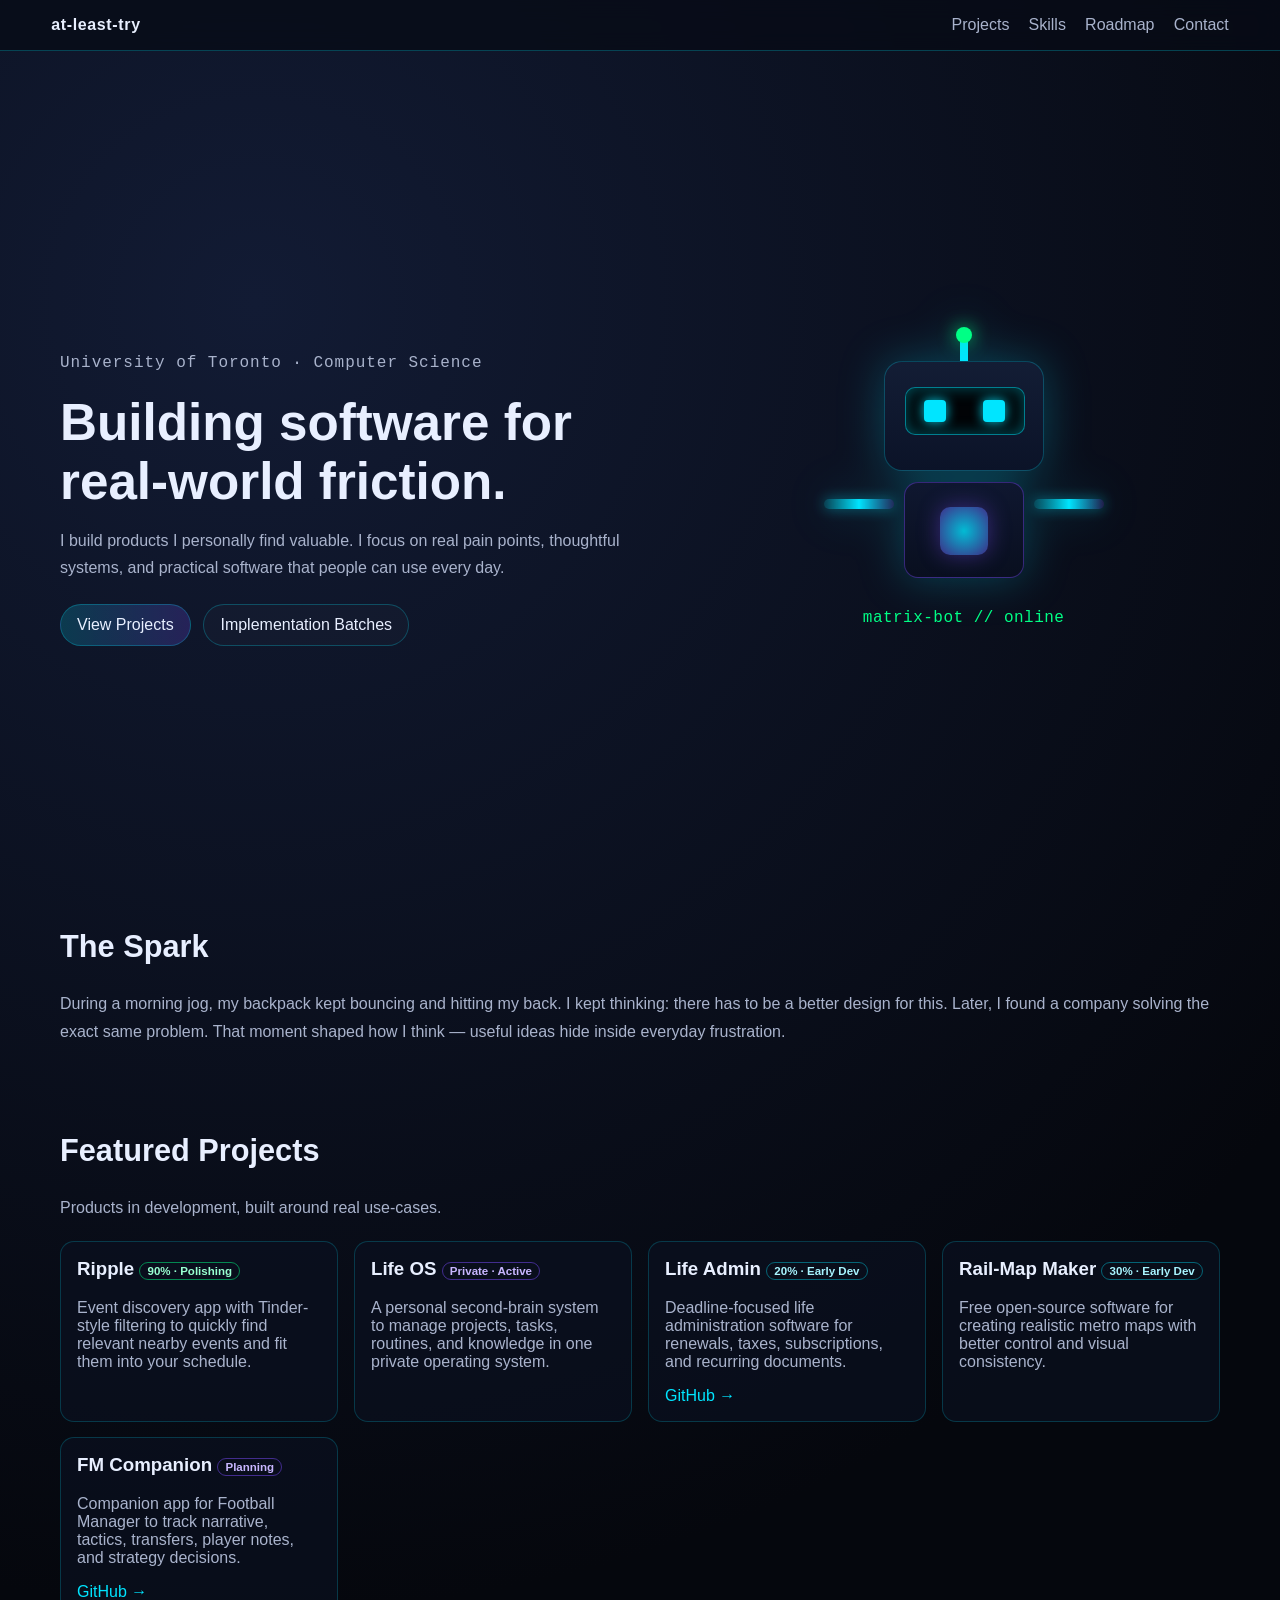
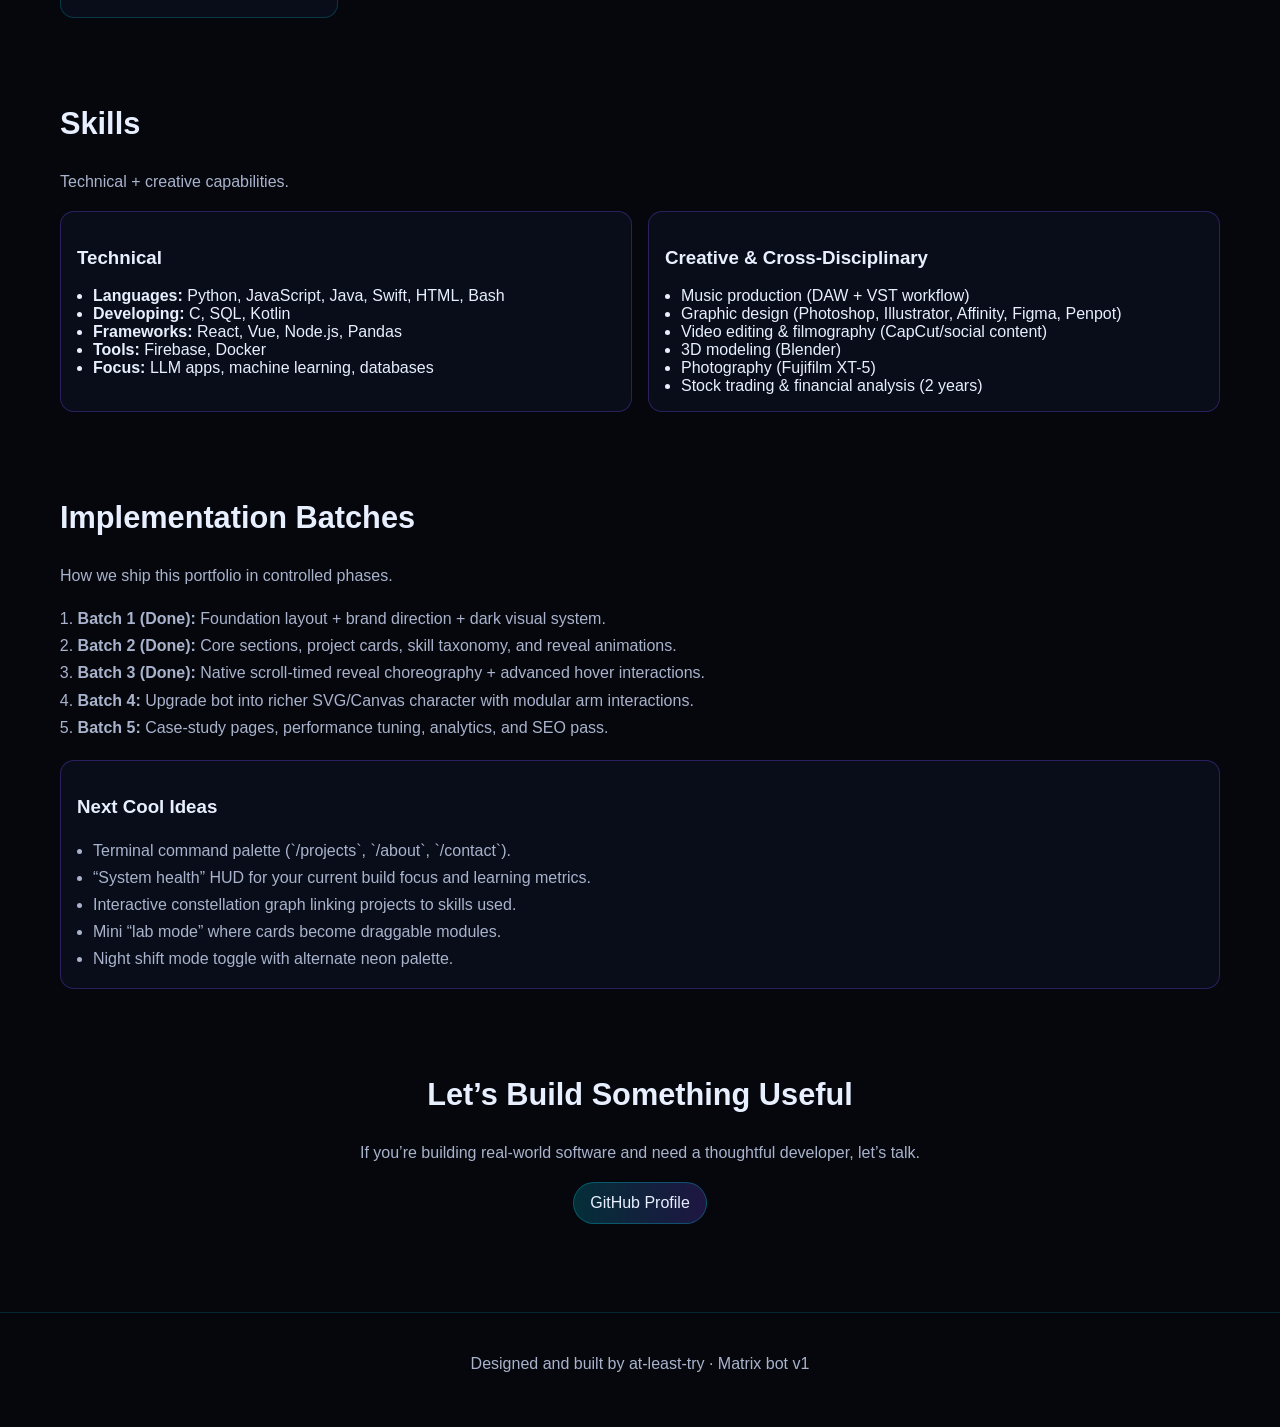
<file: index.html>
<!DOCTYPE html>
<html lang="en">
  <head>
    <meta charset="UTF-8" />
    <meta name="viewport" content="width=device-width, initial-scale=1.0" />
    <title>at-least-try | Portfolio</title>
    <meta
      name="description"
      content="Portfolio of a University of Toronto CS student building useful software for real-world problems."
    />
    <link rel="stylesheet" href="style.css" />
  </head>
  <body>
    <div class="matrix-bg" aria-hidden="true"></div>
    <header class="site-header glass">
      <a class="brand" href="#top">at-least-try</a>
      <nav>
        <a href="#projects">Projects</a>
        <a href="#skills">Skills</a>
        <a href="#roadmap">Roadmap</a>
        <a href="#contact">Contact</a>
      </nav>
    </header>

    <main id="top">
      <section class="hero reveal">
        <div class="hero-copy">
          <p class="eyebrow">University of Toronto · Computer Science</p>
          <h1>Building software for real-world friction.</h1>
          <p>
            I build products I personally find valuable. I focus on real pain points,
            thoughtful systems, and practical software that people can use every day.
          </p>
          <div class="hero-cta">
            <a class="btn btn-primary" href="#projects">View Projects</a>
            <a class="btn btn-ghost" href="#roadmap">Implementation Batches</a>
          </div>
        </div>

        <div class="bot-stage" aria-label="Interactive matrix bot avatar">
          <div class="bot" id="bot">
            <div class="bot-antenna"></div>
            <div class="bot-head">
              <div class="visor">
                <div class="eye eye-left"></div>
                <div class="eye eye-right"></div>
              </div>
            </div>
            <div class="bot-body">
              <div class="bot-core"></div>
            </div>
            <div class="arm arm-left"><span></span></div>
            <div class="arm arm-right"><span></span></div>
          </div>
          <p class="bot-caption mono">matrix-bot // online</p>
        </div>
      </section>

      <section class="spark reveal">
        <h2>The Spark</h2>
        <p>
          During a morning jog, my backpack kept bouncing and hitting my back. I kept
          thinking: there has to be a better design for this. Later, I found a company
          solving the exact same problem. That moment shaped how I think — useful ideas
          hide inside everyday frustration.
        </p>
      </section>

      <section id="projects" class="reveal">
        <div class="section-heading">
          <h2>Featured Projects</h2>
          <p>Products in development, built around real use-cases.</p>
        </div>
        <div class="project-grid">
          <article class="project-card">
            <h3>Ripple <span class="status status-late">90% · Polishing</span></h3>
            <p>
              Event discovery app with Tinder-style filtering to quickly find relevant
              nearby events and fit them into your schedule.
            </p>
          </article>

          <article class="project-card">
            <h3>Life OS <span class="status">Private · Active</span></h3>
            <p>
              A personal second-brain system to manage projects, tasks, routines,
              and knowledge in one private operating system.
            </p>
          </article>

          <article class="project-card">
            <h3>Life Admin <span class="status status-early">20% · Early Dev</span></h3>
            <p>
              Deadline-focused life administration software for renewals, taxes,
              subscriptions, and recurring documents.
            </p>
            <a href="https://github.com/at-least-try/app/tree/main" target="_blank" rel="noreferrer">GitHub →</a>
          </article>

          <article class="project-card">
            <h3>Rail-Map Maker <span class="status status-early">30% · Early Dev</span></h3>
            <p>
              Free open-source software for creating realistic metro maps with better
              control and visual consistency.
            </p>
          </article>

          <article class="project-card">
            <h3>FM Companion <span class="status">Planning</span></h3>
            <p>
              Companion app for Football Manager to track narrative, tactics, transfers,
              player notes, and strategy decisions.
            </p>
            <a href="https://github.com/at-least-try/fm_companion" target="_blank" rel="noreferrer">GitHub →</a>
          </article>
        </div>
      </section>

      <section id="skills" class="reveal">
        <div class="section-heading">
          <h2>Skills</h2>
          <p>Technical + creative capabilities.</p>
        </div>

        <div class="skill-columns">
          <div class="skill-box">
            <h3>Technical</h3>
            <ul>
              <li><strong>Languages:</strong> Python, JavaScript, Java, Swift, HTML, Bash</li>
              <li><strong>Developing:</strong> C, SQL, Kotlin</li>
              <li><strong>Frameworks:</strong> React, Vue, Node.js, Pandas</li>
              <li><strong>Tools:</strong> Firebase, Docker</li>
              <li><strong>Focus:</strong> LLM apps, machine learning, databases</li>
            </ul>
          </div>
          <div class="skill-box">
            <h3>Creative & Cross-Disciplinary</h3>
            <ul>
              <li>Music production (DAW + VST workflow)</li>
              <li>Graphic design (Photoshop, Illustrator, Affinity, Figma, Penpot)</li>
              <li>Video editing & filmography (CapCut/social content)</li>
              <li>3D modeling (Blender)</li>
              <li>Photography (Fujifilm XT-5)</li>
              <li>Stock trading & financial analysis (2 years)</li>
            </ul>
          </div>
        </div>
      </section>

      <section id="roadmap" class="reveal">
        <div class="section-heading">
          <h2>Implementation Batches</h2>
          <p>How we ship this portfolio in controlled phases.</p>
        </div>
        <ol class="batch-list">
          <li><strong>Batch 1 (Done):</strong> Foundation layout + brand direction + dark visual system.</li>
          <li><strong>Batch 2 (Done):</strong> Core sections, project cards, skill taxonomy, and reveal animations.</li>
          <li><strong>Batch 3 (Done):</strong> Native scroll-timed reveal choreography + advanced hover interactions.</li>
          <li><strong>Batch 4:</strong> Upgrade bot into richer SVG/Canvas character with modular arm interactions.</li>
          <li><strong>Batch 5:</strong> Case-study pages, performance tuning, analytics, and SEO pass.</li>
        </ol>

        <div class="idea-wall">
          <h3>Next Cool Ideas</h3>
          <ul>
            <li>Terminal command palette (`/projects`, `/about`, `/contact`).</li>
            <li>“System health” HUD for your current build focus and learning metrics.</li>
            <li>Interactive constellation graph linking projects to skills used.</li>
            <li>Mini “lab mode” where cards become draggable modules.</li>
            <li>Night shift mode toggle with alternate neon palette.</li>
          </ul>
        </div>
      </section>

      <section id="contact" class="reveal contact">
        <h2>Let’s Build Something Useful</h2>
        <p>If you’re building real-world software and need a thoughtful developer, let’s talk.</p>
        <a class="btn btn-primary" href="https://github.com/at-least-try" target="_blank" rel="noreferrer">GitHub Profile</a>
      </section>
    </main>

    <footer>
      <p>Designed and built by at-least-try · Matrix bot v1</p>
    </footer>

    <script src="script.js"></script>
  </body>
</html>
</file>
<file: style.css>
:root {
  --bg: #05070d;
  --bg-2: #0a0f1a;
  --surface: rgba(11, 17, 32, 0.7);
  --border: rgba(0, 229, 255, 0.25);
  --text: #e8efff;
  --muted: #a9b3cc;
  --cyan: #00e5ff;
  --purple: #7c4dff;
  --green: #00ff85;
}

* {
  box-sizing: border-box;
}

html,
body {
  margin: 0;
  padding: 0;
  font-family: "Segoe UI", Roboto, Helvetica, Arial, sans-serif;
  background: radial-gradient(circle at 20% 10%, #121b34 0%, var(--bg) 45%);
  color: var(--text);
  scroll-behavior: smooth;
}

.mono {
  font-family: ui-monospace, SFMono-Regular, Menlo, Monaco, Consolas, "Liberation Mono", "Courier New", monospace;
}

.matrix-bg {
  position: fixed;
  inset: 0;
  pointer-events: none;
  background-image: linear-gradient(rgba(0, 229, 255, 0.08) 1px, transparent 1px),
    linear-gradient(90deg, rgba(124, 77, 255, 0.08) 1px, transparent 1px);
  background-size: 70px 70px;
  mask-image: radial-gradient(circle at center, black 40%, transparent 85%);
  z-index: -1;
}

.site-header {
  position: sticky;
  top: 0;
  z-index: 20;
  display: flex;
  justify-content: space-between;
  align-items: center;
  padding: 1rem 4vw;
  border-bottom: 1px solid var(--border);
}

.glass {
  background: rgba(7, 11, 22, 0.75);
  backdrop-filter: blur(10px);
}

.brand {
  font-weight: 700;
  color: var(--text);
  text-decoration: none;
  letter-spacing: 0.04em;
}

nav {
  display: flex;
  gap: 1.2rem;
}

nav a {
  color: var(--muted);
  text-decoration: none;
  font-weight: 500;
}

nav a:hover {
  color: var(--cyan);
}

main {
  width: min(1160px, 92vw);
  margin: 0 auto;
}

section {
  margin: 5.5rem 0;
}

.hero {
  min-height: 78vh;
  display: grid;
  gap: 2rem;
  align-items: center;
  grid-template-columns: 1.2fr 1fr;
}

.eyebrow {
  color: var(--cyan);
  font-family: ui-monospace, SFMono-Regular, Menlo, Monaco, Consolas, "Liberation Mono", "Courier New", monospace;
  letter-spacing: 0.06em;
}

h1 {
  font-size: clamp(2rem, 4vw, 3.6rem);
  margin: 0.4rem 0 1rem;
}

h2 {
  font-size: clamp(1.6rem, 2.4vw, 2.2rem);
}

.hero-copy p {
  color: var(--muted);
  line-height: 1.7;
}

.hero-cta {
  margin-top: 1.4rem;
  display: flex;
  gap: 0.8rem;
  flex-wrap: wrap;
}

.btn {
  border: 1px solid var(--border);
  padding: 0.7rem 1rem;
  border-radius: 999px;
  text-decoration: none;
  color: var(--text);
  display: inline-flex;
  align-items: center;
  transition: transform 180ms ease, border-color 180ms ease, background 180ms ease;
}

.btn-primary {
  background: linear-gradient(90deg, rgba(0, 229, 255, 0.18), rgba(124, 77, 255, 0.22));
}

.btn-ghost {
  background: rgba(255, 255, 255, 0.02);
}

.bot-stage {
  display: grid;
  place-items: center;
}

.bot {
  position: relative;
  width: 220px;
  height: 260px;
  filter: drop-shadow(0 0 22px rgba(0, 229, 255, 0.25));
  transition: transform 140ms linear;
}

.bot-antenna {
  position: absolute;
  width: 8px;
  height: 32px;
  background: var(--cyan);
  left: 106px;
  top: 0;
  border-radius: 3px;
}

.bot-antenna::after {
  content: "";
  position: absolute;
  top: -10px;
  left: -4px;
  width: 16px;
  height: 16px;
  border-radius: 50%;
  background: var(--green);
  box-shadow: 0 0 18px rgba(0, 255, 133, 0.8);
}

.bot-head {
  position: absolute;
  left: 30px;
  top: 24px;
  width: 160px;
  height: 110px;
  border-radius: 18px;
  border: 1px solid var(--border);
  background: linear-gradient(180deg, #131d35, #0b1328);
}

.visor {
  position: absolute;
  left: 20px;
  top: 25px;
  width: 120px;
  height: 48px;
  border-radius: 10px;
  background: #010306;
  border: 1px solid rgba(0, 229, 255, 0.55);
  box-shadow: inset 0 0 16px rgba(0, 229, 255, 0.35);
  display: flex;
  justify-content: space-around;
  align-items: center;
  overflow: hidden;
}

.visor::before {
  content: "";
  position: absolute;
  inset: 0;
  background: linear-gradient(transparent 35%, rgba(0, 229, 255, 0.1) 36%, transparent 37%);
  background-size: 100% 8px;
  animation: scan 3.2s linear infinite;
}

.eye {
  width: 22px;
  height: 22px;
  border-radius: 4px;
  background: var(--cyan);
  box-shadow: 0 0 12px rgba(0, 229, 255, 0.9);
  animation: blink 5s infinite;
}

.bot-body {
  position: absolute;
  left: 50px;
  top: 145px;
  width: 120px;
  height: 96px;
  border-radius: 14px;
  border: 1px solid rgba(124, 77, 255, 0.4);
  background: linear-gradient(180deg, #0f1730, #090f1f);
}

.bot-core {
  width: 48px;
  height: 48px;
  margin: 24px auto;
  border-radius: 10px;
  background: radial-gradient(circle, rgba(0, 229, 255, 0.8), rgba(124, 77, 255, 0.45));
  box-shadow: 0 0 22px rgba(124, 77, 255, 0.4);
  animation: pulse 2.8s ease-in-out infinite;
}

.arm {
  position: absolute;
  top: 162px;
  width: 70px;
  height: 10px;
}

.arm span {
  display: block;
  width: 100%;
  height: 100%;
  border-radius: 999px;
  background: linear-gradient(90deg, rgba(0, 229, 255, 0.2), var(--cyan), rgba(124, 77, 255, 0.2));
  box-shadow: 0 0 14px rgba(0, 229, 255, 0.4);
}

.arm-left {
  left: -30px;
  transform-origin: right center;
  animation: waveLeft 2.2s ease-in-out infinite;
}

.arm-right {
  right: -30px;
  transform-origin: left center;
  animation: waveRight 2.2s ease-in-out infinite;
}

.bot-caption {
  margin-top: 0.8rem;
  color: var(--green);
  letter-spacing: 0.03em;
}

.section-heading p,
.spark p,
.batch-list,
.idea-wall li,
.contact p {
  color: var(--muted);
  line-height: 1.7;
}

.project-grid {
  margin-top: 1.2rem;
  display: grid;
  grid-template-columns: repeat(auto-fill, minmax(240px, 1fr));
  gap: 1rem;
}


.js .project-card {
  opacity: 0;
  transform: translateY(18px);
}

.js .project-card.card-visible {
  opacity: 1;
  transform: translateY(0);
}

.project-card {
  background: var(--surface);
  border: 1px solid rgba(0, 229, 255, 0.2);
  border-radius: 14px;
  padding: 1rem;
  transform-style: preserve-3d;
  transition: transform 220ms ease, border-color 220ms ease, opacity 420ms ease;
  will-change: transform;
}

.project-card:hover {
  border-color: rgba(0, 229, 255, 0.55);
}

.project-card h3 {
  margin-top: 0;
}

.project-card p {
  color: var(--muted);
}

.project-card a {
  color: var(--cyan);
  text-decoration: none;
}

.status {
  font-size: 0.72rem;
  border: 1px solid rgba(124, 77, 255, 0.5);
  padding: 0.15rem 0.45rem;
  border-radius: 999px;
  color: #c8b6ff;
}

.status-late {
  border-color: rgba(0, 255, 133, 0.5);
  color: #99ffd1;
}

.status-early {
  border-color: rgba(0, 229, 255, 0.4);
  color: #a8f4ff;
}

.skill-columns {
  display: grid;
  grid-template-columns: repeat(auto-fit, minmax(280px, 1fr));
  gap: 1rem;
}

.skill-box,
.idea-wall {
  background: var(--surface);
  border: 1px solid rgba(124, 77, 255, 0.3);
  border-radius: 14px;
  padding: 1rem;
}

.skill-box ul,
.idea-wall ul {
  margin: 0;
  padding-left: 1rem;
}

.batch-list {
  margin: 0 0 1.2rem;
  padding-left: 1.1rem;
}

.contact {
  text-align: center;
}

footer {
  text-align: center;
  color: var(--muted);
  border-top: 1px solid rgba(0, 229, 255, 0.15);
  padding: 1.6rem 1rem 2.4rem;
}

.reveal {
  opacity: 0;
  transform: translateY(16px);
  transition: opacity 700ms ease, transform 700ms ease;
}

.reveal.visible {
  opacity: 1;
  transform: translateY(0);
}

@keyframes pulse {
  0%,
  100% {
    transform: scale(1);
  }
  50% {
    transform: scale(1.1);
  }
}

@keyframes waveLeft {
  0%,
  100% {
    transform: rotate(8deg);
  }
  50% {
    transform: rotate(-8deg);
  }
}

@keyframes waveRight {
  0%,
  100% {
    transform: rotate(-8deg);
  }
  50% {
    transform: rotate(8deg);
  }
}

@keyframes scan {
  from {
    transform: translateY(-100%);
  }
  to {
    transform: translateY(100%);
  }
}

@keyframes blink {
  0%,
  46%,
  54%,
  100% {
    transform: scaleY(1);
  }
  50% {
    transform: scaleY(0.1);
  }
}

@media (max-width: 940px) {
  .hero {
    grid-template-columns: 1fr;
    min-height: auto;
    padding-top: 2rem;
  }
}

@media (max-width: 680px) {
  nav {
    gap: 0.65rem;
    font-size: 0.9rem;
  }

  .site-header {
    flex-direction: column;
    gap: 0.7rem;
  }
}

@media (prefers-reduced-motion: reduce) {
  *,
  *::before,
  *::after {
    animation-duration: 0.01ms !important;
    animation-iteration-count: 1 !important;
    transition-duration: 0.01ms !important;
    scroll-behavior: auto !important;
  }
}
</file>
